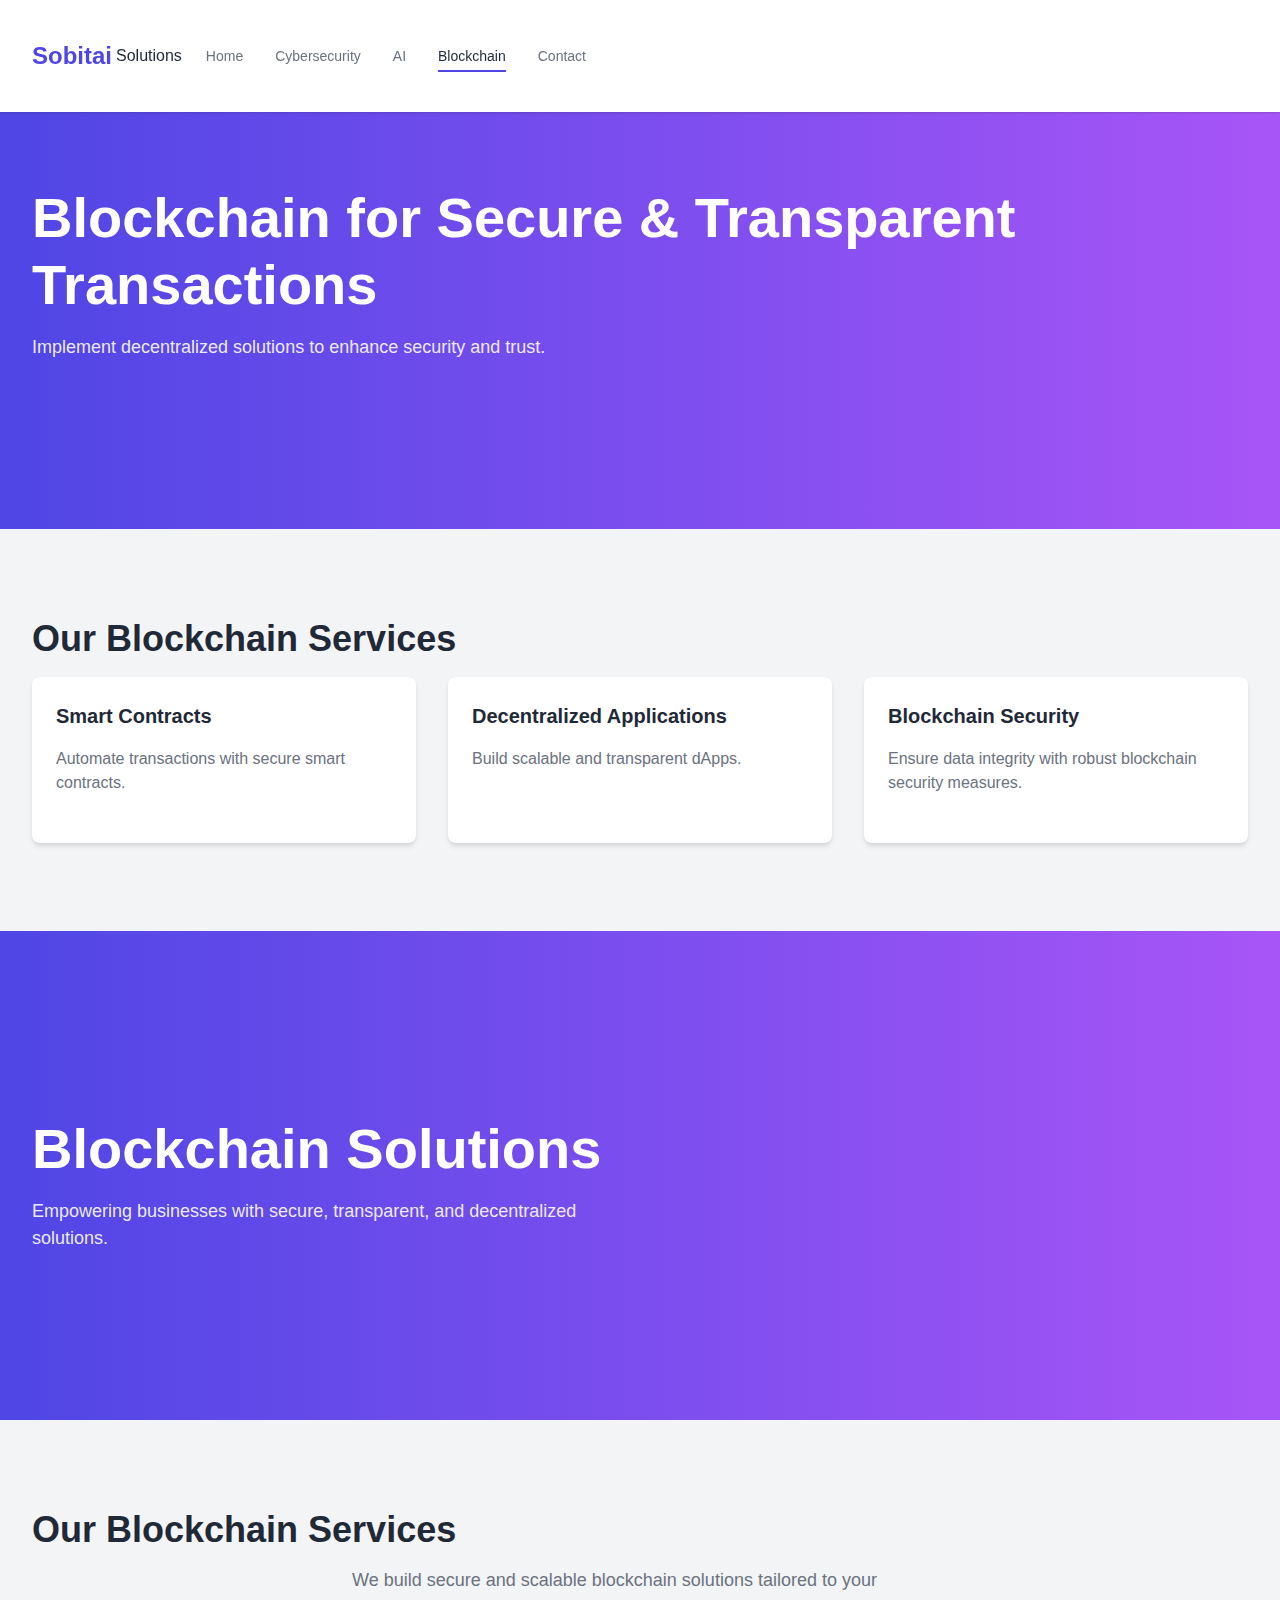
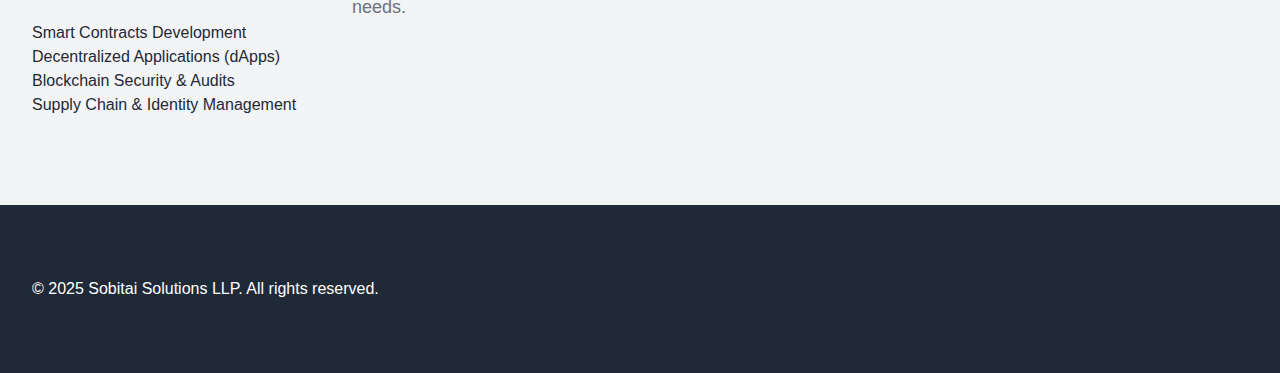
<file: blockchain.html>
<!DOCTYPE html>
<html lang="en">
<head>
    <meta charset="UTF-8">
    <meta name="viewport" content="width=device-width, initial-scale=1.0">
    <title>Blockchain - Sobitai Solutions</title>
    <link rel="stylesheet" href="styles.css">
</head>
<body>
    <header class="navbar">
        <div class="container">
            <div class="navbar-content">
                <div class="navbar-left">
                    <div class="navbar-logo">
                        <span class="logo-primary">Sobitai</span>
                        <span class="logo-secondary">Solutions</span>
                    </div>
                    <div class="navbar-links desktop-only">
                        <a href="index.html" class="navbar-link">Home</a>
                        <a href="cybersecurity.html" class="navbar-link">Cybersecurity</a>
                        <a href="ai.html" class="navbar-link">AI</a>
                        <a href="blockchain.html" class="navbar-link active">Blockchain</a>
                        <a href="contact.html" class="navbar-link">Contact</a>
                    </div>
                </div>
            </div>
        </div>
    </header>
    
    <section class="hero">
        <div class="container">
            <h1 class="hero-title">Blockchain for Secure & Transparent Transactions</h1>
            <p class="hero-description">Implement decentralized solutions to enhance security and trust.</p>
        </div>
    </section>

    <section class="services">
        <div class="container">
            <h2 class="section-title">Our Blockchain Services</h2>
            <div class="services-grid">
                <div class="service-card">
                    <h3 class="service-title">Smart Contracts</h3>
                    <p class="service-description">Automate transactions with secure smart contracts.</p>
                </div>
                <div class="service-card">
                    <h3 class="service-title">Decentralized Applications</h3>
                    <p class="service-description">Build scalable and transparent dApps.</p>
                </div>
                <div class="service-card">
                    <h3 class="service-title">Blockchain Security</h3>
                    <p class="service-description">Ensure data integrity with robust blockchain security measures.</p>
                </div>
            </div>
        </div>
    </section>

    <section class="hero">
        <div class="container">
            <h1 class="hero-title">Blockchain Solutions</h1>
            <p class="hero-description">Empowering businesses with secure, transparent, and decentralized solutions.</p>
        </div>
    </section>

    <section class="services">
        <div class="container">
            <h2 class="section-title">Our Blockchain Services</h2>
            <p class="section-description">We build secure and scalable blockchain solutions tailored to your needs.</p>
            <ul>
                <li>Smart Contracts Development</li>
                <li>Decentralized Applications (dApps)</li>
                <li>Blockchain Security & Audits</li>
                <li>Supply Chain & Identity Management</li>
            </ul>
        </div>
    </section>

    <footer class="footer">
        <div class="container">
            <p>&copy; 2025 Sobitai Solutions LLP. All rights reserved.</p>
        </div>
    </footer>
</body>
</html>
</file>
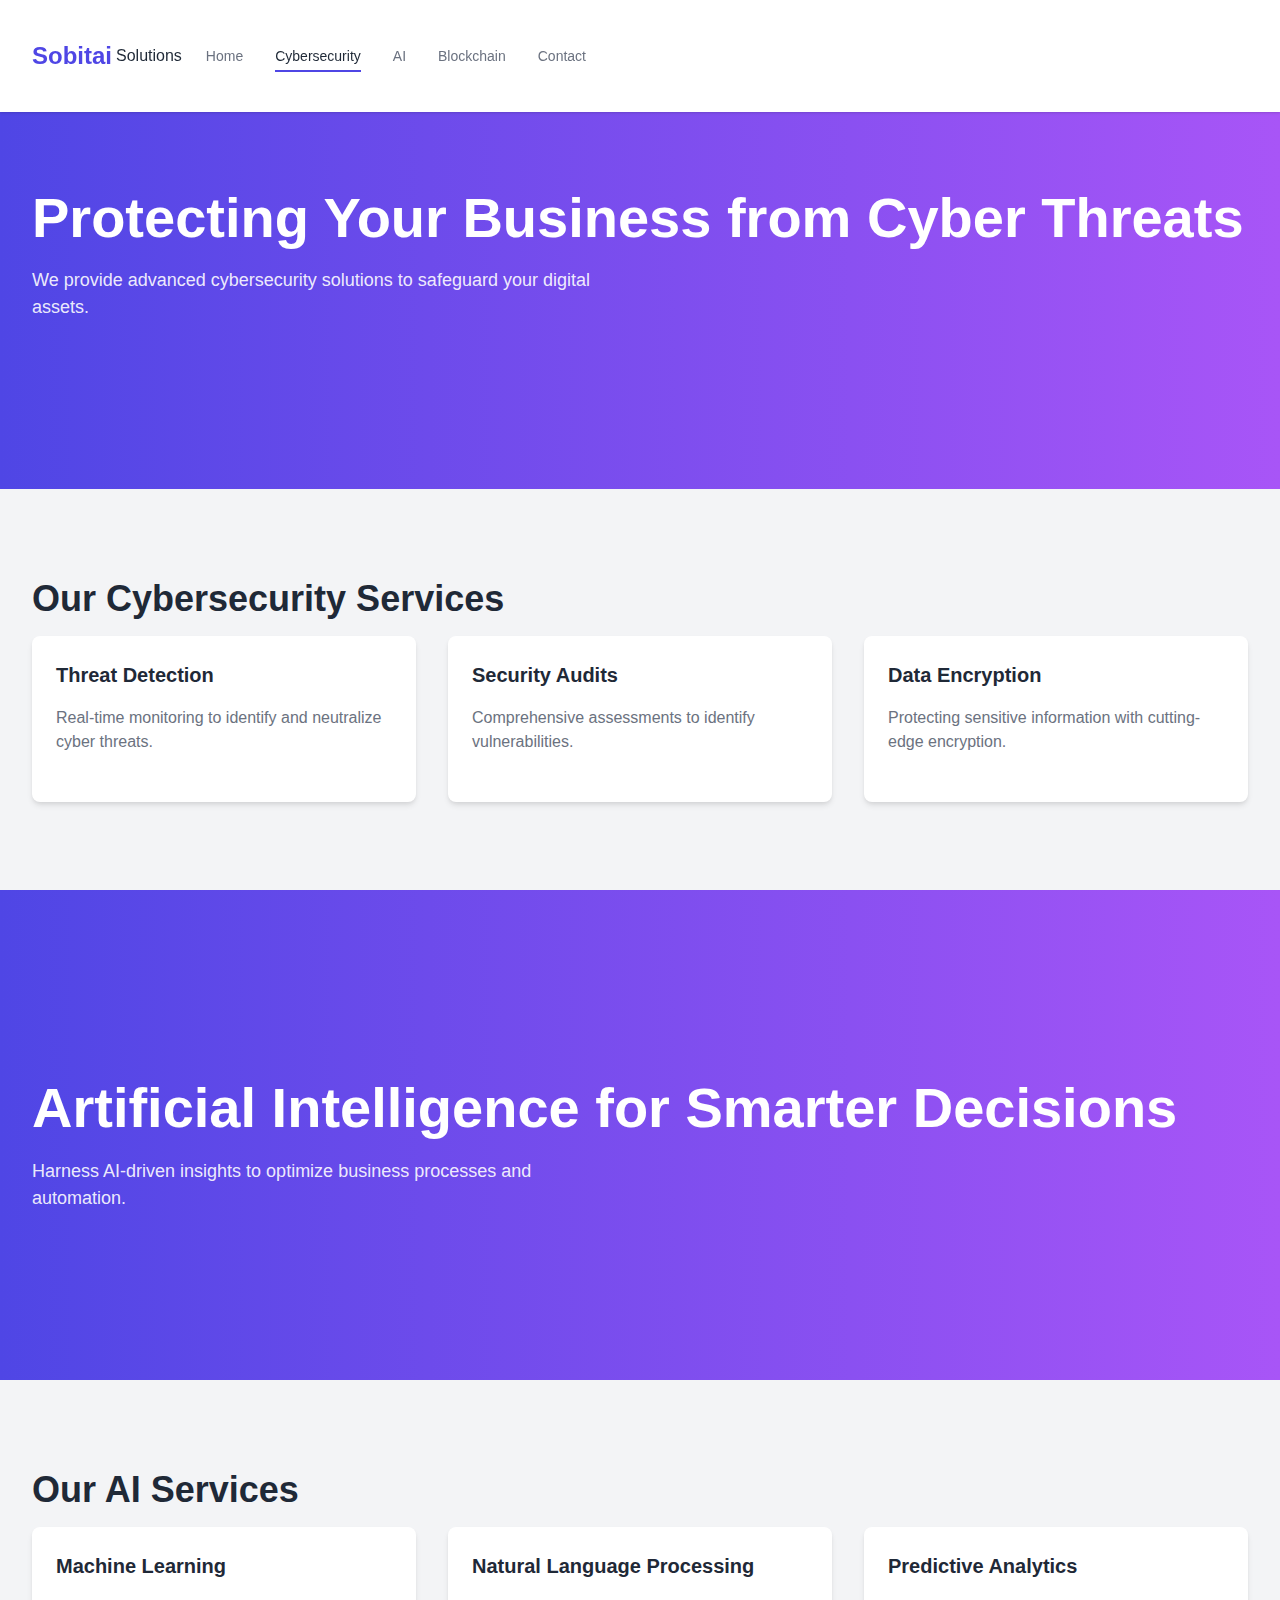
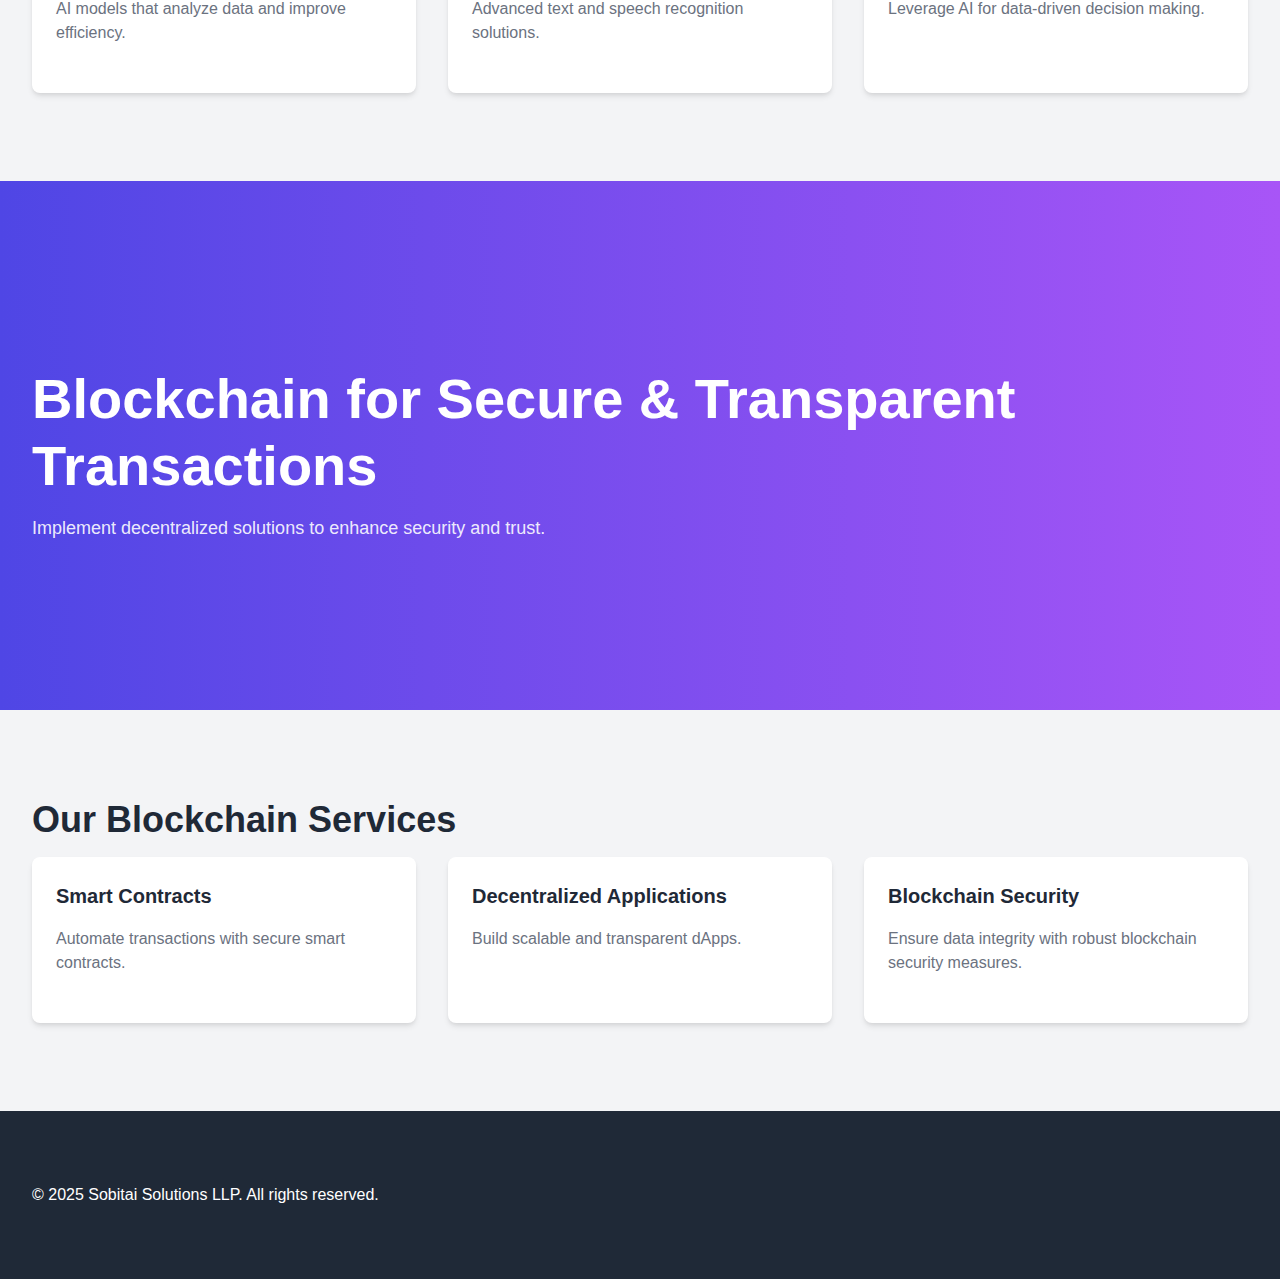
<file: cybersecurity.html>
<!-- Cybersecurity Page -->
<!DOCTYPE html>
<html lang="en">
<head>
    <meta charset="UTF-8">
    <meta name="viewport" content="width=device-width, initial-scale=1.0">
    <title>Cybersecurity - Sobitai Solutions</title>
    <link rel="stylesheet" href="styles.css">
</head>
<body>
    <!-- Include header navigation -->
    <header class="navbar">
        <div class="container">
            <div class="navbar-content">
                <div class="navbar-left">
                    <div class="navbar-logo">
                        <span class="logo-primary">Sobitai</span>
                        <span class="logo-secondary">Solutions</span>
                    </div>
                    <div class="navbar-links desktop-only">
                        <a href="index.html" class="navbar-link">Home</a>
                        <a href="cybersecurity.html" class="navbar-link active">Cybersecurity</a>
                        <a href="ai.html" class="navbar-link">AI</a>
                        <a href="blockchain.html" class="navbar-link">Blockchain</a>
                        <a href="contact.html" class="navbar-link">Contact</a>
                    </div>
                </div>
            </div>
        </div>
    </header>

    <!-- Cybersecurity Hero Section -->
    <section class="hero">
        <div class="container">
            <h1 class="hero-title">Protecting Your Business from Cyber Threats</h1>
            <p class="hero-description">We provide advanced cybersecurity solutions to safeguard your digital assets.</p>
        </div>
    </section>

    <!-- Cybersecurity Services Section -->
    <section class="services">
        <div class="container">
            <h2 class="section-title">Our Cybersecurity Services</h2>
            <div class="services-grid">
                <div class="service-card">
                    <h3 class="service-title">Threat Detection</h3>
                    <p class="service-description">Real-time monitoring to identify and neutralize cyber threats.</p>
                </div>
                <div class="service-card">
                    <h3 class="service-title">Security Audits</h3>
                    <p class="service-description">Comprehensive assessments to identify vulnerabilities.</p>
                </div>
                <div class="service-card">
                    <h3 class="service-title">Data Encryption</h3>
                    <p class="service-description">Protecting sensitive information with cutting-edge encryption.</p>
                </div>
            </div>
        </div>
    </section>

    <!-- Artificial Intelligence Page -->
    <section class="hero">
        <div class="container">
            <h1 class="hero-title">Artificial Intelligence for Smarter Decisions</h1>
            <p class="hero-description">Harness AI-driven insights to optimize business processes and automation.</p>
        </div>
    </section>

    <section class="services">
        <div class="container">
            <h2 class="section-title">Our AI Services</h2>
            <div class="services-grid">
                <div class="service-card">
                    <h3 class="service-title">Machine Learning</h3>
                    <p class="service-description">AI models that analyze data and improve efficiency.</p>
                </div>
                <div class="service-card">
                    <h3 class="service-title">Natural Language Processing</h3>
                    <p class="service-description">Advanced text and speech recognition solutions.</p>
                </div>
                <div class="service-card">
                    <h3 class="service-title">Predictive Analytics</h3>
                    <p class="service-description">Leverage AI for data-driven decision making.</p>
                </div>
            </div>
        </div>
    </section>

    <!-- Blockchain Page -->
    <section class="hero">
        <div class="container">
            <h1 class="hero-title">Blockchain for Secure & Transparent Transactions</h1>
            <p class="hero-description">Implement decentralized solutions to enhance security and trust.</p>
        </div>
    </section>

    <section class="services">
        <div class="container">
            <h2 class="section-title">Our Blockchain Services</h2>
            <div class="services-grid">
                <div class="service-card">
                    <h3 class="service-title">Smart Contracts</h3>
                    <p class="service-description">Automate transactions with secure smart contracts.</p>
                </div>
                <div class="service-card">
                    <h3 class="service-title">Decentralized Applications</h3>
                    <p class="service-description">Build scalable and transparent dApps.</p>
                </div>
                <div class="service-card">
                    <h3 class="service-title">Blockchain Security</h3>
                    <p class="service-description">Ensure data integrity with robust blockchain security measures.</p>
                </div>
            </div>
        </div>
    </section>

    <!-- Footer -->
    <footer class="footer">
        <div class="container">
            <p>&copy; 2025 Sobitai Solutions LLP. All rights reserved.</p>
        </div>
    </footer>
</body>
</html>
</file>
<file: styles.css>
/* Base Styles */
:root {
  --primary-color: #4f46e5;
  --primary-dark: #4338ca;
  --primary-light: #818cf8;
  --secondary-color: #a855f7;
  --text-dark: #1f2937;
  --text-light: #6b7280;
  --text-lighter: #9ca3af;
  --white: #ffffff;
  --off-white: #f9fafb;
  --gray-light: #f3f4f6;
  --gray: #e5e7eb;
  --gray-dark: #d1d5db;
  --shadow-sm: 0 1px 2px 0 rgba(0, 0, 0, 0.05);
  --shadow: 0 1px 3px 0 rgba(0, 0, 0, 0.1), 0 1px 2px 0 rgba(0, 0, 0, 0.06);
  --shadow-md: 0 4px 6px -1px rgba(0, 0, 0, 0.1), 0 2px 4px -1px rgba(0, 0, 0, 0.06);
  --shadow-lg: 0 10px 15px -3px rgba(0, 0, 0, 0.1), 0 4px 6px -2px rgba(0, 0, 0, 0.05);
  --shadow-xl: 0 20px 25px -5px rgba(0, 0, 0, 0.1), 0 10px 10px -5px rgba(0, 0, 0, 0.04);
  --border-radius-sm: 0.125rem;
  --border-radius: 0.25rem;
  --border-radius-md: 0.375rem;
  --border-radius-lg: 0.5rem;
  --border-radius-xl: 0.75rem;
  --border-radius-2xl: 1rem;
  --border-radius-full: 9999px;
}

* {
  margin: 0;
  padding: 0;
  box-sizing: border-box;
}

html {
  scroll-behavior: smooth;
}

body {
  font-family: -apple-system, BlinkMacSystemFont, "Segoe UI", Roboto, Helvetica, Arial, sans-serif;
  line-height: 1.5;
  color: var(--text-dark);
}

img {
  max-width: 100%;
  height: auto;
}

a {
  text-decoration: none;
  color: inherit;
}

ul {
  list-style: none;
}

/* Container */
.container {
  width: 100%;
  max-width: 1280px;
  margin: 0 auto;
  padding: 0 1rem;
}

@media (min-width: 640px) {
  .container {
/*    padding: 0 1.5rem;*/
    padding: 1rem 1.5rem;
  }
}

@media (min-width: 1024px) {
  .container {
/*    padding: 0 2rem;*/
    padding: 1.5rem 2rem;
  }
}

/* Utility Classes */
.desktop-only {
  display: none;
}

.mobile-only {
  display: block;
}

@media (min-width: 768px) {
  .desktop-only {
    display: flex;
  }
  
  .mobile-only {
    display: none;
  }
}

/* Buttons */
.btn {
  display: inline-flex;
  align-items: center;
  justify-content: center;
  padding: 0.5rem 1rem;
  font-weight: 500;
  border-radius: var(--border-radius);
  transition: all 0.2s ease;
  cursor: pointer;
}

.btn-primary {
  background-color: var(--primary-color);
  color: var(--white);
  border: 1px solid var(--primary-color);
}

.btn-primary:hover {
  background-color: var(--primary-dark);
  border-color: var(--primary-dark);
}

.btn-light {
  background-color: var(--white);
  color: var(--primary-color);
  border: 1px solid var(--white);
}

.btn-light:hover {
  background-color: var(--gray-light);
  border-color: var(--gray-light);
}

.btn-outline-light {
  background-color: transparent;
  color: var(--white);
  border: 1px solid var(--white);
}

.btn-outline-light:hover {
  background-color: rgba(255, 255, 255, 0.1);
}

.btn-block {
  display: block;
  width: 100%;
}

/* Navigation */
.navbar {
  position: fixed;
  top: 0;
  left: 0;
  width: 100%;
  background-color: var(--white);
  box-shadow: var(--shadow);
  z-index: 1000;
}

.navbar-content {
  display: flex;
  justify-content: space-between;
  align-items: center;
  height: 4rem;
}

.navbar-left {
  display: flex;
  align-items: center;
}

.navbar-right {
  display: flex;
  align-items: center;
}

.navbar-logo {
  display: flex;
  align-items: center;
}

.logo-primary {
  color: var(--primary-color);
  font-weight: 700;
  font-size: 1.5rem;
}

.logo-secondary {
  color: var(--text-dark);
  font-weight: 500;
  margin-left: 0.25rem;
}

.navbar-links {
  display: flex;
  margin-left: 1.5rem;
  gap: 2rem;
}

.navbar-link {
  display: inline-flex;
  align-items: center;
  padding: 0.25rem 0;
  color: var(--text-light);
  font-weight: 500;
  font-size: 0.875rem;
  transition: color 0.2s ease;
  position: relative;
}

.navbar-link:hover {
  color: var(--text-dark);
}

.navbar-link.active {
  color: var(--text-dark);
}

.navbar-link.active::after {
  content: '';
  position: absolute;
  bottom: -1px;
  left: 0;
  width: 100%;
  height: 2px;
  background-color: var(--primary-color);
}

.menu-toggle {
  display: flex;
  align-items: center;
  justify-content: center;
  width: 3.5rem;
  height: 2.5rem;
  background: transparent;
  border: none;
  cursor: pointer;
  position: relative;
  margin-left: auto;
}

.menu-icon,
.menu-icon::before,
.menu-icon::after {
  display: block;
  width: 1.5rem;
  height: 2px;
  background-color: var(--text-dark);
  transition: all 0.2s ease;
}

.menu-icon::before,
.menu-icon::after {
  content: '';
  position: absolute;
}

.menu-icon::before {
  top: 5px;
}

.menu-icon::after {
  bottom: 5px;
}

.menu-toggle.active .menu-icon {
  background-color: transparent;
}

.menu-toggle.active .menu-icon::before {
  top: 0;
  transform: rotate(45deg);
}

.menu-toggle.active .menu-icon::after {
  bottom: 0;
  transform: rotate(-45deg);
}

.mobile-menu {
  display: none;
  background-color: var(--white);
  padding: 1rem 0;
  border-top: 1px solid var(--gray);
}

.mobile-menu.active {
  display: block;
}

.mobile-menu-links {
  display: flex;
  flex-direction: column;
}

.mobile-menu-link {
  display: block;
  padding: 0.75rem 1.5rem;
  color: var(--text-light);
  font-weight: 500;
  border-left: 4px solid transparent;
  transition: all 0.2s ease;
}

.mobile-menu-link:hover {
  background-color: var(--gray-light);
  color: var(--text-dark);
  border-left-color: var(--gray-dark);
}

.mobile-menu-link.active {
  background-color: var(--gray-light);
  color: var(--primary-color);
  border-left-color: var(--primary-color);
}

.mobile-menu-cta {
  padding: 1rem 1.5rem 0;
  border-top: 1px solid var(--gray);
  margin-top: 1rem;
}

/* Hero Section */
.hero {
  position: relative;
  padding: 8rem 0 5rem;
  background: linear-gradient(to right, var(--primary-color), var(--secondary-color));
  color: var(--white);
  overflow: hidden;
}

.hero-content {
  display: flex;
  flex-direction: column;
  gap: 3rem;
}

.hero-title {
  font-size: 2.5rem;
  font-weight: 800;
  line-height: 1.2;
  margin-bottom: 1rem;
}

.hero-subtitle {
  display: block;
  color: var(--primary-light);
}

.hero-description {
  font-size: 1.125rem;
  max-width: 36rem;
  margin-bottom: 2rem;
  color: rgba(255, 255, 255, 0.9);
}

.hero-buttons {
  display: flex;
  flex-direction: column;
  gap: 1rem;
}

.hero-image img {
  border-radius: var(--border-radius-lg);
  box-shadow: var(--shadow-xl);
}

.hero-pattern {
  position: absolute;
  top: 0;
  left: 0;
  width: 100%;
  height: 100%;
  background-image: url("data:image/svg+xml,%3Csvg width='60' height='60' viewBox='0 0 60 60' xmlns='http://www.w3.org/2000/svg'%3E%3Cg fill='none' fill-rule='evenodd'%3E%3Cg fill='%23ffffff' fill-opacity='0.1'%3E%3Cpath d='M36 34v-4h-2v4h-4v2h4v4h2v-4h4v-2h-4zm0-30V0h-2v4h-4v2h4v4h2V6h4V4h-4zM6 34v-4H4v4H0v2h4v4h2v-4h4v-2H6zM6 4V0H4v4H0v2h4v4h2V6h4V4H6z'/%3E%3C/g%3E%3C/g%3E%3C/svg%3E");
  opacity: 0.1;
}

@media (min-width: 768px) {
  .hero {
    padding: 10rem 0 7rem;
  }
  
  .hero-content {
    flex-direction: row;
    align-items: center;
    justify-content: space-between;
  }
  
  .hero-text {
    flex: 1;
  }
  
  .hero-image {
    flex: 1;
  }
  
  .hero-title {
    font-size: 3.5rem;
  }
  
  .hero-buttons {
    flex-direction: row;
  }
}

/* Section Styles */
section {
  padding: 4rem 0;
}

.section-header {
  text-align: center;
  margin-bottom: 3rem;
}

.section-header.light {
  color: var(--white);
}

.section-tag {
  display: inline-block;
  font-size: 0.875rem;
  font-weight: 600;
  text-transform: uppercase;
  color: var(--primary-color);
  letter-spacing: 0.05em;
  margin-bottom: 0.5rem;
}

.section-header.light .section-tag {
  color: var(--primary-light);
}

.section-title {
  font-size: 2.25rem;
  font-weight: 800;
  line-height: 1.2;
  margin-bottom: 1rem;
}

.section-description {
  font-size: 1.125rem;
  color: var(--text-light);
  max-width: 36rem;
  margin: 0 auto;
}

/* Services Section */
.services {
  background-color: var(--gray-light);
}

.services-grid {
  display: grid;
  grid-template-columns: 1fr;
  gap: 2rem;
}

.service-card {
  background-color: var(--white);
  border-radius: var(--border-radius-lg);
  padding: 1.5rem;
  box-shadow: var(--shadow-md);
  transition: transform 0.3s ease, box-shadow 0.3s ease;
}

.service-card:hover {
  transform: translateY(-5px);
  box-shadow: var(--shadow-xl);
}

.service-icon {
  display: inline-flex;
  align-items: center;
  justify-content: center;
  width: 3rem;
  height: 3rem;
  background-color: rgba(79, 70, 229, 0.1);
  border-radius: var(--border-radius);
  margin-bottom: 1rem;
  color: var(--primary-color);
}

.service-title {
  font-size: 1.25rem;
  font-weight: 600;
  margin-bottom: 1rem;
}

.service-description {
  color: var(--text-light);
  margin-bottom: 1.5rem;
}

.service-link {
  display: inline-flex;
  align-items: center;
  color: var(--primary-color);
  font-weight: 500;
  transition: color 0.2s ease;
}

.service-link:hover {
  color: var(--primary-dark);
}

.service-link i {
  margin-left: 0.25rem;
  width: 1rem;
  height: 1rem;
}

@media (min-width: 768px) {
  .services-grid {
    grid-template-columns: repeat(3, 1fr);
  }
}

/* Advantages Section */
.advantages-grid {
  display: grid;
  grid-template-columns: 1fr;
  gap: 1.5rem;
}

.advantage-card {
  background-color: var(--gray-light);
  padding: 1.5rem;
  border-radius: var(--border-radius);
}

.advantage-title {
  font-size: 1.125rem;
  font-weight: 600;
  margin-bottom: 0.5rem;
}

.advantage-description {
  color: var(--text-light);
}

@media (min-width: 640px) {
  .advantages-grid {
    grid-template-columns: repeat(2, 1fr);
  }
}

@media (min-width: 1024px) {
  .advantages-grid {
    grid-template-columns: repeat(4, 1fr);
  }
}

/* About Section */
.about {
  background: linear-gradient(to right, var(--primary-color), var(--secondary-color));
  color: var(--white);
}

.about-grid {
  display: grid;
  grid-template-columns: 1fr;
  gap: 4rem;
}

.about-subtitle {
  font-size: 1.5rem;
  font-weight: 700;
  margin-bottom: 1.5rem;
}

.about-text {
  color: rgba(255, 255, 255, 0.9);
  margin-bottom: 1rem;
}

.founders-grid {
  display: grid;
  grid-template-columns: 1fr;
  gap: 2rem;
}

.founder-card {
  display: flex;
  flex-direction: column;
  align-items: center;
  text-align: center;
}

.founder-image {
  width: 10rem;
  height: 10rem;
  border-radius: var(--border-radius-full);
  object-fit: cover;
  margin-bottom: 1rem;
}

.founder-name {
  font-size: 1.25rem;
  font-weight: 600;
  margin-bottom: 0.25rem;
}

.founder-title {
  font-size: 0.875rem;
  color: var(--primary-light);
  margin-bottom: 0.5rem;
}

.founder-bio {
  font-size: 0.875rem;
  color: rgba(255, 255, 255, 0.9);
}

@media (min-width: 768px) {
  .about-grid {
    grid-template-columns: repeat(2, 1fr);
  }
  
  .founders-grid {
    grid-template-columns: repeat(2, 1fr);
  }
}

/* Contact Section */
.contact-grid {
  display: grid;
  grid-template-columns: 1fr;
  gap: 2rem;
}

.contact-form-container,
.contact-info-container {
  background-color: var(--gray-light);
  border-radius: var(--border-radius-lg);
  padding: 2rem;
}

.form-grid {
  display: grid;
  grid-template-columns: 1fr;
  gap: 1.5rem;
}

.form-group {
  display: flex;
  flex-direction: column;
}

.form-group.full-width {
  grid-column: 1 / -1;
}

.form-group label {
  font-size: 0.875rem;
  font-weight: 500;
  color: var(--text-dark);
  margin-bottom: 0.5rem;
}

.form-group input,
.form-group textarea {
  padding: 0.75rem 1rem;
  border: 1px solid var(--gray-dark);
  border-radius: var(--border-radius);
  background-color: var(--white);
  transition: border-color 0.2s ease, box-shadow 0.2s ease;
}

.form-group input:focus,
.form-group textarea:focus {
  outline: none;
  border-color: var(--primary-color);
  box-shadow: 0 0 0 3px rgba(79, 70, 229, 0.1);
}

.contact-info-title,
.social-links-title {
  font-size: 1.125rem;
  font-weight: 600;
  margin-bottom: 1.5rem;
}

.contact-info {
  display: flex;
  flex-direction: column;
  gap: 1rem;
  margin-bottom: 2rem;
}

.contact-info-item {
  display: flex;
  align-items: flex-start;
}

.contact-info-icon {
  display: flex;
  align-items: center;
  justify-content: center;
  width: 1.5rem;
  height: 1.5rem;
  color: var(--primary-color);
  margin-right: 0.75rem;
  flex-shrink: 0;
}

.contact-info-content {
  color: var(--text-light);
}

.contact-info-content p {
  margin-bottom: 0.25rem;
}

.social-icons {
  display: flex;
  gap: 1.5rem;
}

.social-icon {
  display: flex;
  align-items: center;
  justify-content: center;
  width: 2.5rem;
  height: 2.5rem;
  color: var(--text-lighter);
  transition: color 0.2s ease;
}

.social-icon:hover {
  color: var(--text-dark);
}

@media (min-width: 768px) {
  .contact-grid {
    grid-template-columns: 3fr 2fr;
  }
  
  .form-grid {
    grid-template-columns: repeat(2, 1fr);
  }
}

/* Footer */
.footer {
  background-color: #1f2937;
  color: var(--white);
  padding: 3rem 0;
}

.footer-grid {
  display: grid;
  grid-template-columns: 1fr;
  gap: 2rem;
  margin-bottom: 2rem;
}

.footer-info {
  grid-column: 1 / -1;
}

.footer-logo {
  display: flex;
  align-items: center;
  margin-bottom: 1rem;
}

.footer-logo .logo-primary {
  color: var(--primary-light);
}

.footer-logo .logo-secondary {
  color: var(--gray-light);
}

.footer-description {
  color: var(--gray);
  max-width: 36rem;
}

.footer-links-title {
  font-size: 0.875rem;
  font-weight: 600;
  text-transform: uppercase;
  color: var(--gray-dark);
  letter-spacing: 0.05em;
  margin-bottom: 1rem;
}

.footer-links-list {
  display: flex;
  flex-direction: column;
  gap: 1rem;
}

.footer-links-list a {
  color: var(--gray);
  transition: color 0.2s ease;
}

.footer-links-list a:hover {
  color: var(--white);
}

.footer-bottom {
  display: flex;
  flex-direction: column;
  align-items: center;
  gap: 1.5rem;
  padding-top: 2rem;
  border-top: 1px solid rgba(255, 255, 255, 0.1);
}

.footer-social {
  display: flex;
  gap: 1.5rem;
}

.footer-social-icon {
  color: var(--gray);
  transition: color 0.2s ease;
}

.footer-social-icon:hover {
  color: var(--white);
}

.footer-copyright {
  color: var(--gray);
  font-size: 0.875rem;
}

@media (min-width: 768px) {
  .footer-grid {
    grid-template-columns: 2fr 1fr 1fr;
  }
  
  .footer-info {
    grid-column: auto;
  }
  
  .footer-bottom {
    flex-direction: row;
    justify-content: space-between;
  }
}
</file>
